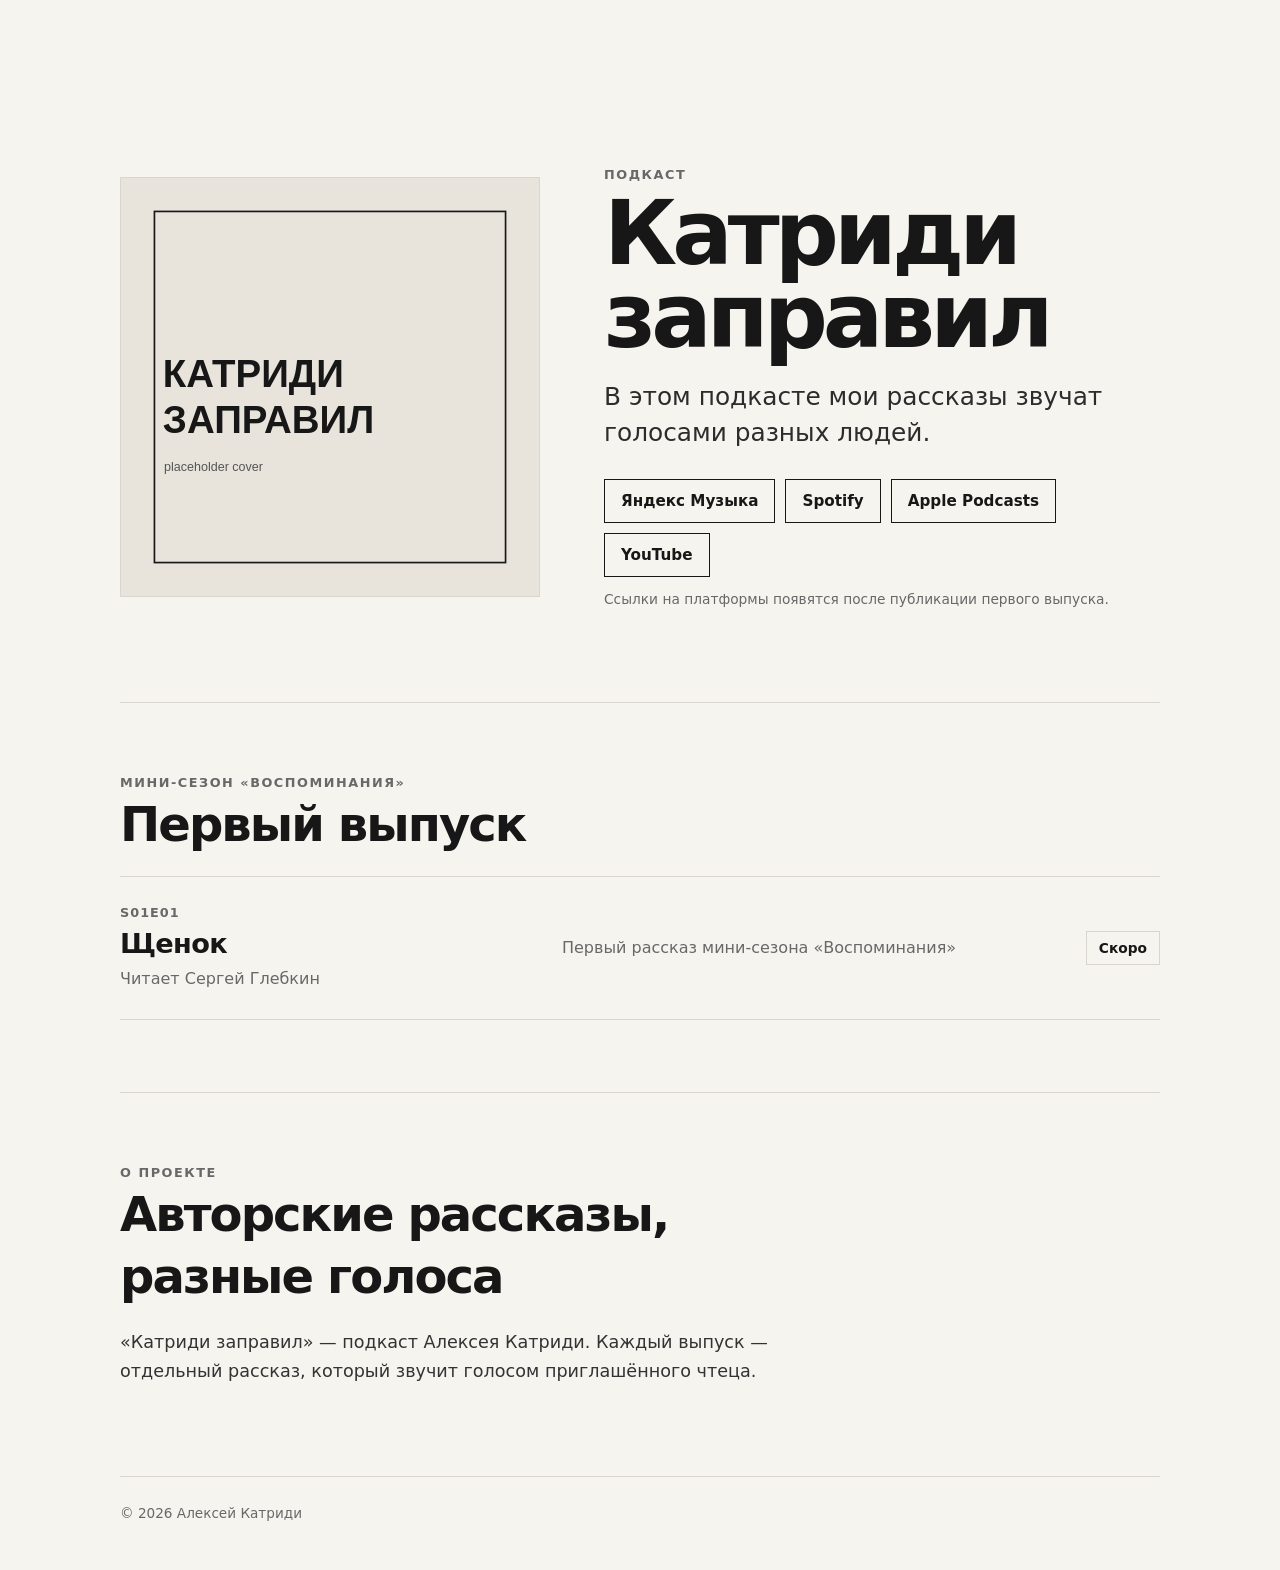
<file: katridi-zapravil-static/index.html>
<!doctype html>
<html lang="ru">
<head>
  <meta charset="utf-8">
  <meta name="viewport" content="width=device-width, initial-scale=1">
  <title>Катриди заправил</title>
  <meta name="description" content="Подкаст, в котором рассказы Алексея Катриди звучат голосами разных людей.">
  <link rel="stylesheet" href="style.css">
</head>
<body>
  <main class="page">
    <section class="hero">
      <div class="cover-wrap">
        <img class="cover" src="assets/cover-placeholder.svg" alt="Обложка подкаста «Катриди заправил»">
      </div>

      <div class="hero-copy">
        <p class="eyebrow">Подкаст</p>
        <h1>Катриди заправил</h1>
        <p class="lead">
          В этом подкасте мои рассказы звучат голосами разных людей.
        </p>

        <div class="platforms" aria-label="Платформы">
          <a class="button" href="#" aria-disabled="true">Яндекс Музыка</a>
          <a class="button" href="#" aria-disabled="true">Spotify</a>
          <a class="button" href="#" aria-disabled="true">Apple Podcasts</a>
          <a class="button" href="#" aria-disabled="true">YouTube</a>
        </div>

        <p class="note">
          Ссылки на платформы появятся после публикации первого выпуска.
        </p>
      </div>
    </section>

    <section class="section">
      <div class="section-heading">
        <p class="eyebrow">Мини-сезон «Воспоминания»</p>
        <h2>Первый выпуск</h2>
      </div>

      <article class="episode">
        <div>
          <p class="episode-number">S01E01</p>
          <h3>Щенок</h3>
          <p class="episode-meta">Читает Сергей Глебкин</p>
        </div>

        <p class="episode-description">
          Первый рассказ мини-сезона «Воспоминания»
        </p>

        <span class="status">Скоро</span>
      </article>
    </section>

    <section class="section about">
      <div class="section-heading">
        <p class="eyebrow">О проекте</p>
        <h2>Авторские рассказы,</h2>
        <h2>разные голоса</h2>
      </div>

      <p>
        «Катриди заправил» — подкаст Алексея Катриди. Каждый выпуск — отдельный рассказ,
        который звучит голосом приглашённого чтеца.
      </p>
    </section>

    <footer>
      <p>© 2026 Алексей Катриди</p>
    </footer>
  </main>
</body>
</html>
</file>
<file: katridi-zapravil-static/style.css>
* {
  box-sizing: border-box;
}

:root {
  --bg: #f6f4ef;
  --surface: #ffffff;
  --text: #171717;
  --muted: #686868;
  --border: #d9d6cf;
  --max-width: 1040px;
}

html {
  background: var(--bg);
  color: var(--text);
  font-family: Inter, ui-sans-serif, system-ui, -apple-system, BlinkMacSystemFont, "Segoe UI", sans-serif;
}

body {
  margin: 0;
}

a {
  color: inherit;
}

.page {
  width: min(calc(100% - 40px), var(--max-width));
  margin: 0 auto;
  padding: 72px 0 36px;
}

.hero {
  display: grid;
  grid-template-columns: minmax(260px, 420px) 1fr;
  gap: 64px;
  align-items: center;
  min-height: 70vh;
}

.cover-wrap {
  width: 100%;
}

.cover {
  display: block;
  width: 100%;
  aspect-ratio: 1 / 1;
  object-fit: cover;
  border: 1px solid var(--border);
}

.eyebrow {
  margin: 0 0 10px;
  color: var(--muted);
  font-size: 0.8rem;
  font-weight: 700;
  letter-spacing: 0.12em;
  text-transform: uppercase;
}

h1,
h2,
h3,
p {
  margin-top: 0;
}

h1 {
  margin-bottom: 22px;
  font-size: clamp(3rem, 7vw, 6rem);
  line-height: 0.92;
  letter-spacing: -0.055em;
}

h2 {
  margin-bottom: 14px;
  font-size: clamp(2rem, 4vw, 3rem);
  line-height: 1;
  letter-spacing: -0.04em;
}

h3 {
  margin-bottom: 8px;
  font-size: 1.7rem;
  letter-spacing: -0.025em;
}

.lead {
  max-width: 640px;
  margin-bottom: 28px;
  color: #2c2c2c;
  font-size: clamp(1.2rem, 2vw, 1.55rem);
  line-height: 1.45;
}

.platforms {
  display: flex;
  flex-wrap: wrap;
  gap: 10px;
}

.button {
  display: inline-flex;
  align-items: center;
  min-height: 44px;
  padding: 0 16px;
  border: 1px solid var(--text);
  text-decoration: none;
  font-size: 0.95rem;
  font-weight: 650;
}

.button:hover {
  background: var(--text);
  color: var(--bg);
}

.button[aria-disabled="true"] {
  cursor: default;
}

.note {
  margin: 14px 0 0;
  color: var(--muted);
  font-size: 0.86rem;
}

.section {
  padding: 72px 0;
  border-top: 1px solid var(--border);
}

.section-heading {
  max-width: 720px;
  margin-bottom: 28px;
}

.episode {
  display: grid;
  grid-template-columns: 1fr 1.2fr auto;
  gap: 32px;
  align-items: center;
  padding: 28px 0;
  border-top: 1px solid var(--border);
  border-bottom: 1px solid var(--border);
}

.episode-number,
.episode-meta,
.episode-description {
  color: var(--muted);
}

.episode-number {
  margin-bottom: 8px;
  font-size: 0.8rem;
  font-weight: 700;
  letter-spacing: 0.08em;
}

.episode-meta,
.episode-description {
  margin-bottom: 0;
  line-height: 1.5;
}

.status {
  padding: 8px 12px;
  border: 1px solid var(--border);
  font-size: 0.86rem;
  font-weight: 700;
  white-space: nowrap;
}

.about > p {
  max-width: 720px;
  color: #333;
  font-size: 1.1rem;
  line-height: 1.65;
}

footer {
  padding-top: 28px;
  border-top: 1px solid var(--border);
  color: var(--muted);
  font-size: 0.85rem;
}

@media (max-width: 760px) {
  .page {
    width: min(calc(100% - 28px), var(--max-width));
    padding-top: 28px;
  }

  .hero {
    grid-template-columns: 1fr;
    gap: 32px;
    min-height: auto;
  }

  .cover-wrap {
    max-width: 520px;
  }

  .episode {
    grid-template-columns: 1fr;
    gap: 18px;
  }

  .section {
    padding: 52px 0;
  }
}
</file>
